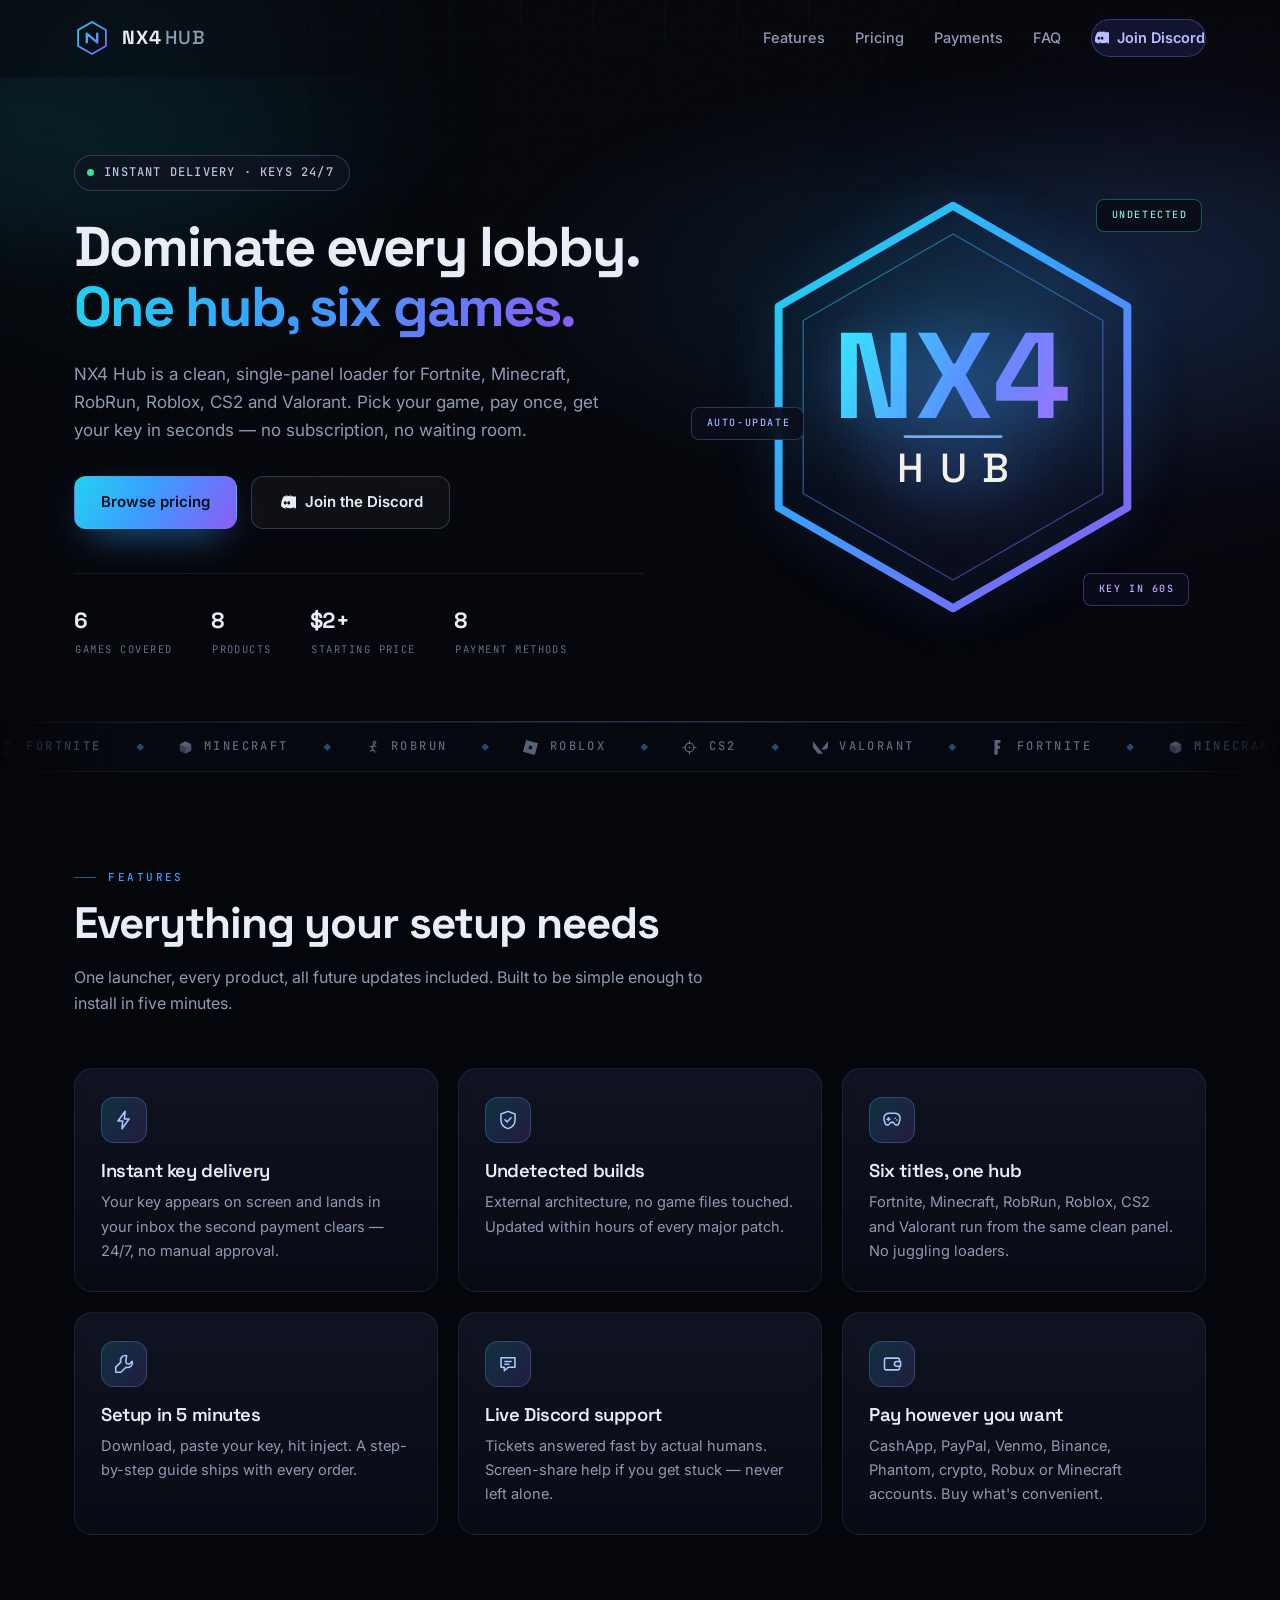
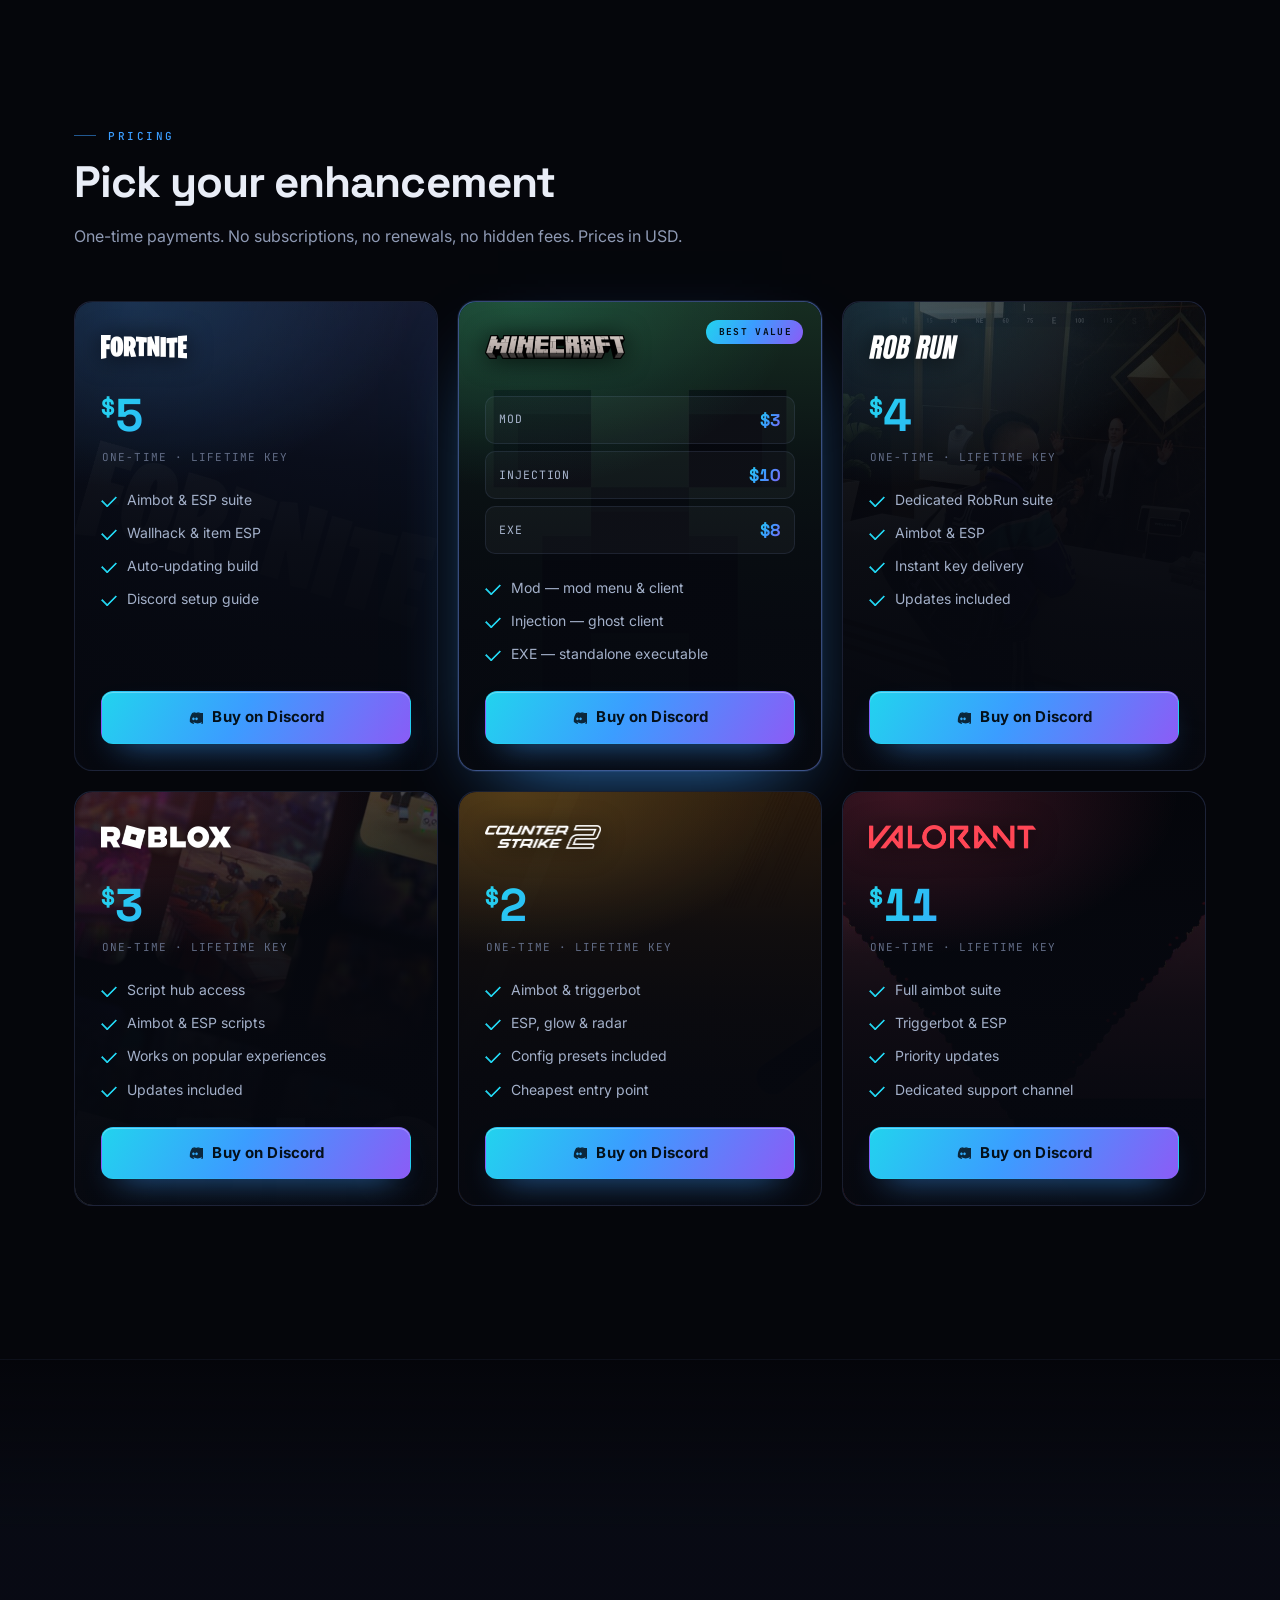
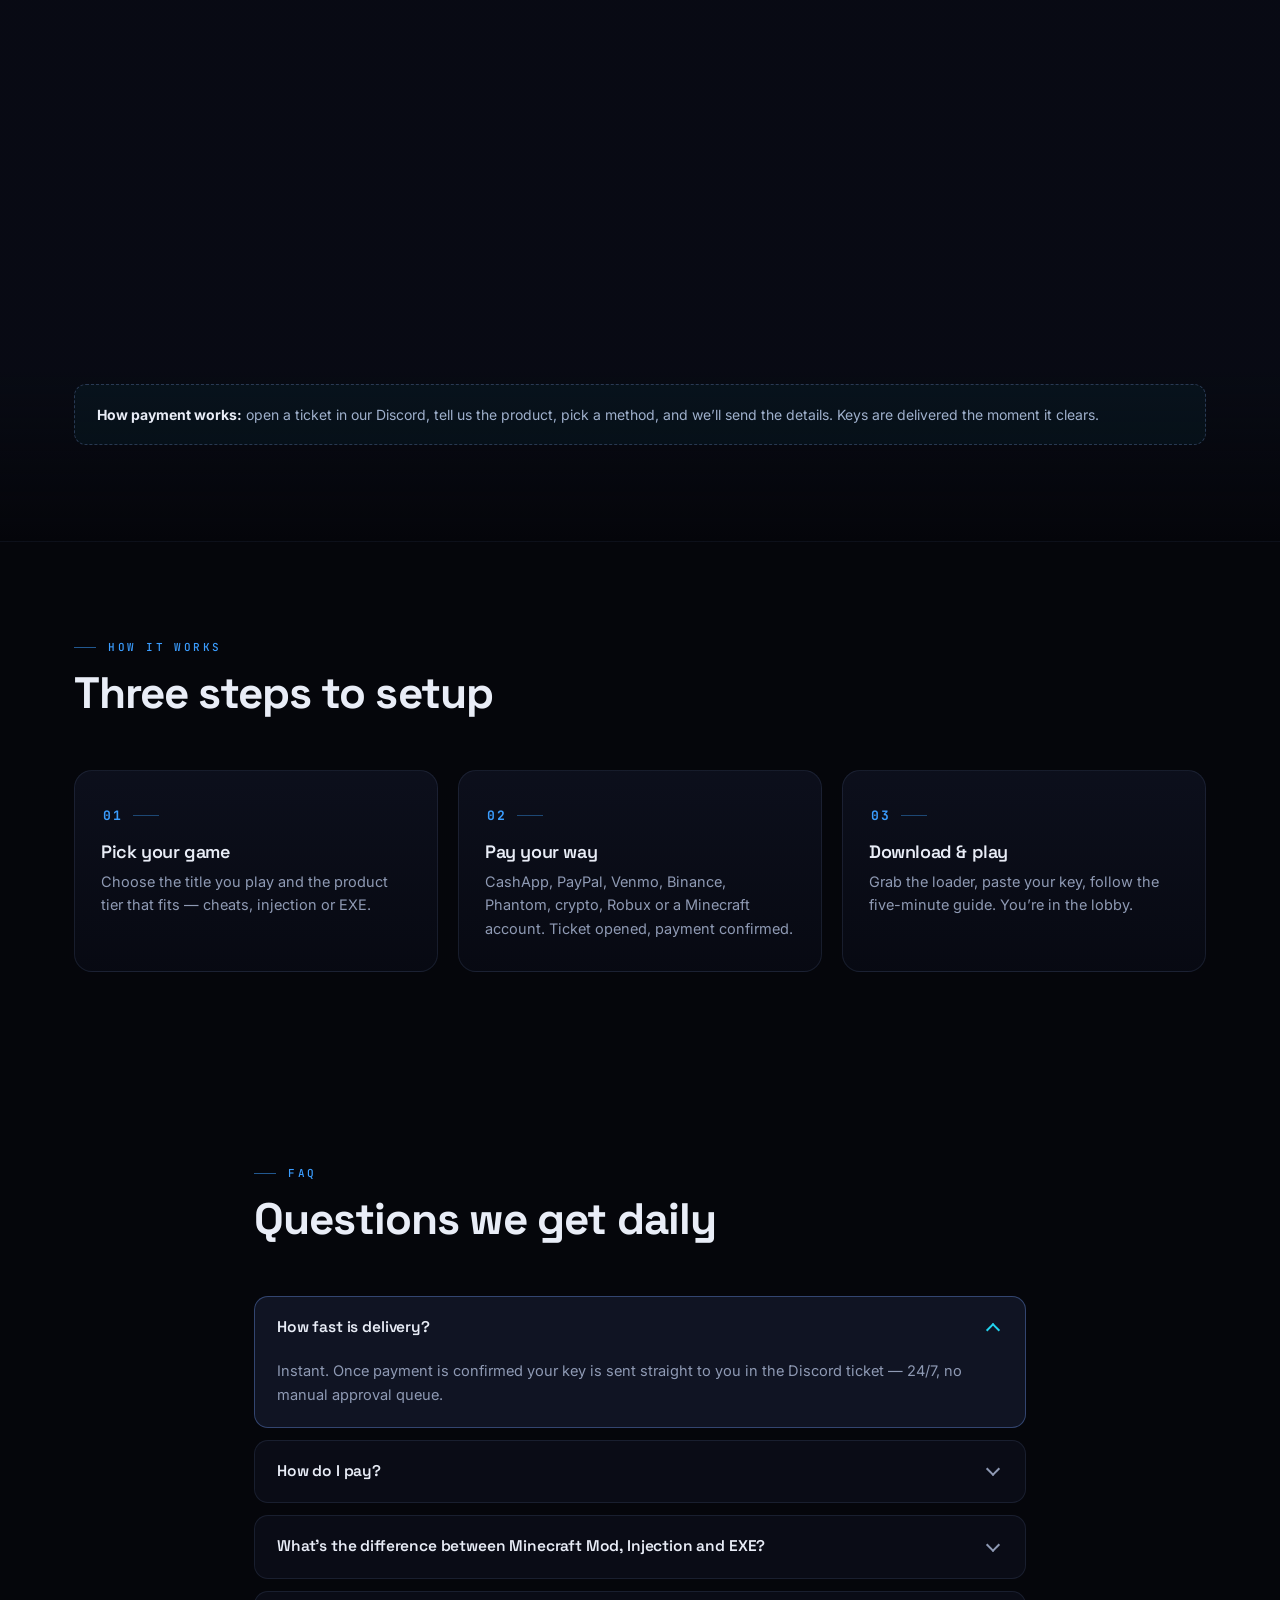
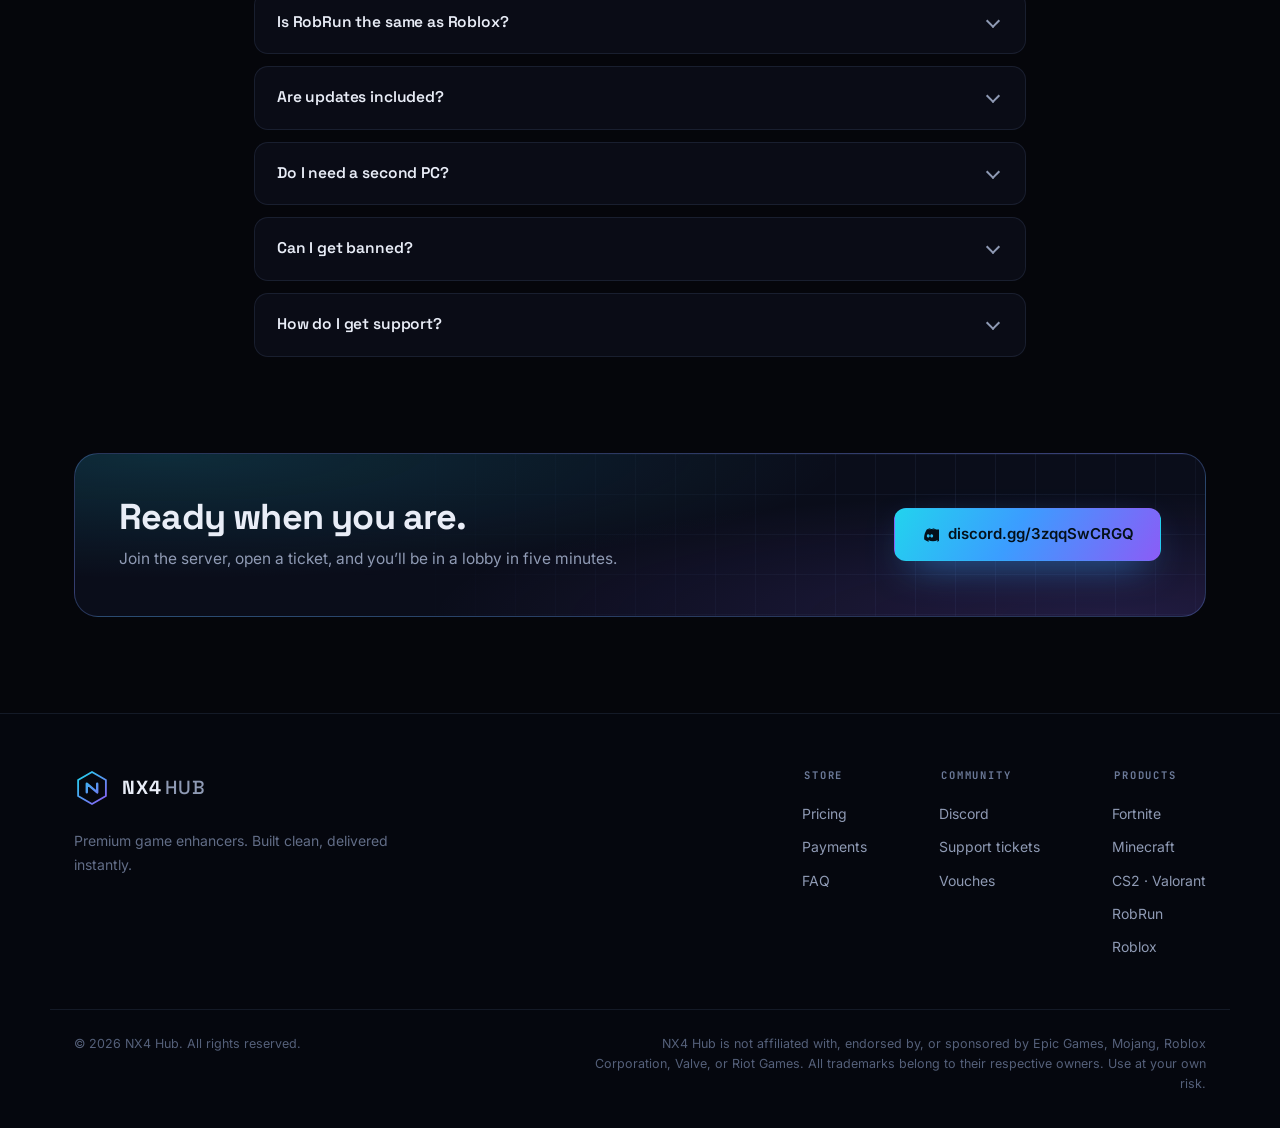
<file: index.html>
<!DOCTYPE html>
<html lang="en">
<head>
<meta charset="UTF-8" />
<meta name="viewport" content="width=device-width, initial-scale=1.0" />
<title>NX4 Hub — Premium Game Enhancers</title>
<meta name="description" content="NX4 Hub — instant delivery game enhancers for Fortnite, Minecraft, RobRun, Roblox, CS2 and Valorant. Pay once, key in seconds, 24/7 support on Discord." />
<meta name="theme-color" content="#05060b" />
<meta name="color-scheme" content="dark" />

<meta property="og:type" content="website" />
<meta property="og:title" content="NX4 Hub — Premium Game Enhancers" />
<meta property="og:description" content="One hub, six games. Fortnite, Minecraft, RobRun, Roblox, CS2, Valorant. Instant key delivery, 8 payment methods." />
<meta property="og:image" content="assets/img/logo.svg" />
<meta name="twitter:card" content="summary_large_image" />

<link rel="icon" type="image/svg+xml" href="assets/img/favicon.svg" />
<link rel="preconnect" href="https://fonts.googleapis.com" />
<link rel="preconnect" href="https://fonts.gstatic.com" crossorigin />
<link href="https://fonts.googleapis.com/css2?family=Inter:wght@400;500;600;700&family=JetBrains+Mono:wght@500;700&family=Space+Grotesk:wght@500;600;700&display=swap" rel="stylesheet" />
<link rel="stylesheet" href="assets/css/style.css" />
</head>
<body>

<!-- icon sprite: brand marks inlined so they inherit currentColor -->
<svg class="sprite" aria-hidden="true" focusable="false" xmlns="http://www.w3.org/2000/svg">
  <symbol id="g-fortnite" viewBox="0 0 24 24">
    <path d="m15.767 14.171.097-5.05H12.4V5.197h3.99L16.872 0H7.128v24l5.271-.985V14.17z" fill="currentColor"/>
  </symbol>
  <symbol id="g-roblox" viewBox="0 0 24 24">
    <path d="M18.926 23.998 0 18.892 5.075.002 24 5.108ZM15.348 10.09l-5.282-1.453-1.414 5.273 5.282 1.453z" fill="currentColor"/>
  </symbol>
  <symbol id="g-valorant" viewBox="0 0 24 24">
    <path d="M23.792 2.152a.252.252 0 0 0-.098.083c-3.384 4.23-6.769 8.46-10.15 12.69-.107.093-.025.288.119.265 2.439.003 4.877 0 7.316.001a.66.66 0 0 0 .552-.25c.774-.967 1.55-1.934 2.324-2.903a.72.72 0 0 0 .144-.49c-.002-3.077 0-6.153-.003-9.23.016-.11-.1-.206-.204-.167zM.077 2.166c-.077.038-.074.132-.076.205.002 3.074.001 6.15.001 9.225a.679.679 0 0 0 .158.463l7.64 9.55c.12.152.308.25.505.247 2.455 0 4.91.003 7.365 0 .142.02.222-.174.116-.265C10.661 15.176 5.526 8.766.4 2.35c-.08-.094-.174-.272-.322-.184z" fill="currentColor"/>
  </symbol>
  <symbol id="g-minecraft" viewBox="0 0 24 24">
    <path d="M12 1.9 21.3 6.7 12 11.5 2.7 6.7Z" fill="currentColor"/>
    <path d="M2.7 6.7 12 11.5v10.6L2.7 17.3Z" fill="currentColor" opacity=".6"/>
    <path d="M21.3 6.7 12 11.5v10.6l9.3-4.8Z" fill="currentColor" opacity=".82"/>
  </symbol>
  <symbol id="g-cs2" viewBox="0 0 24 24">
    <g fill="none" stroke="currentColor" stroke-width="1.9" stroke-linecap="round" stroke-linejoin="round">
      <circle cx="12" cy="12" r="7.1"/>
      <path d="M12 1.5v3.2M12 19.3v3.2M1.5 12h3.2M19.3 12h3.2"/>
      <circle cx="12" cy="12" r="1.6" fill="currentColor" stroke="none"/>
    </g>
  </symbol>
  <symbol id="g-robrun" viewBox="0 0 24 24">
    <g fill="none" stroke="currentColor" stroke-width="1.9" stroke-linecap="round" stroke-linejoin="round">
      <circle cx="15.1" cy="4.3" r="2.1"/>
      <path d="M14.2 7.6 11 12l1.9 3.6"/>
      <path d="M13.2 8.7l4.3 1.8M12.2 10.9 8.2 10"/>
      <path d="M12.9 15.6l3 3.8M12.9 15.6l-4.3 2.3"/>
    </g>
  </symbol>
  <symbol id="p-cashapp" viewBox="0 0 24 24">
    <path d="M23.59 3.475a5.1 5.1 0 00-3.05-3.05c-1.31-.42-2.5-.42-4.92-.42H8.36c-2.4 0-3.61 0-4.9.4a5.1 5.1 0 00-3.05 3.06C0 4.765 0 5.965 0 8.365v7.27c0 2.41 0 3.6.4 4.9a5.1 5.1 0 003.05 3.05c1.3.41 2.5.41 4.9.41h7.28c2.41 0 3.61 0 4.9-.4a5.1 5.1 0 003.06-3.06c.41-1.3.41-2.5.41-4.9v-7.25c0-2.41 0-3.61-.41-4.91zm-6.17 4.63l-.93.93a.5.5 0 01-.67.01 5 5 0 00-3.22-1.18c-.97 0-1.94.32-1.94 1.21 0 .9 1.04 1.2 2.24 1.65 2.1.7 3.84 1.58 3.84 3.64 0 2.24-1.74 3.78-4.58 3.95l-.26 1.2a.49.49 0 01-.48.39H9.63l-.09-.01a.5.5 0 01-.38-.59l.28-1.27a6.54 6.54 0 01-2.88-1.57v-.01a.48.48 0 010-.68l1-.97a.49.49 0 01.67 0c.91.86 2.13 1.34 3.39 1.32 1.3 0 2.17-.55 2.17-1.42 0-.87-.88-1.1-2.54-1.72-1.76-.63-3.43-1.52-3.43-3.6 0-2.42 2.01-3.6 4.39-3.71l.25-1.23a.48.48 0 01.48-.38h1.78l.1.01c.26.06.43.31.37.57l-.27 1.37c.9.3 1.75.77 2.48 1.39l.02.02c.19.2.19.5 0 .68z" fill="currentColor"/>
  </symbol>
  <symbol id="p-paypal" viewBox="0 0 24 24">
    <path d="M15.607 4.653H8.941L6.645 19.251H1.82L4.862 0h7.995c3.754 0 6.375 2.294 6.473 5.513-.648-.478-2.105-.86-3.722-.86m6.57 5.546c0 3.41-3.01 6.853-6.958 6.853h-2.493L11.595 24H6.74l1.845-11.538h3.592c4.208 0 7.346-3.634 7.153-6.949a5.24 5.24 0 0 1 2.848 4.686M9.653 5.546h6.408c.907 0 1.942.222 2.363.541-.195 2.741-2.655 5.483-6.441 5.483H8.714Z" fill="currentColor"/>
  </symbol>
  <symbol id="p-venmo" viewBox="0 0 24 24">
    <path d="M4.6 5.2h4.2l3.2 9.3 3.2-9.3h4.2L13.4 20h-2.8z" fill="currentColor"/>
  </symbol>
  <symbol id="p-binance" viewBox="0 0 24 24">
    <path d="M16.624 13.9202l2.7175 2.7154-7.353 7.353-7.353-7.352 2.7175-2.7164 4.6355 4.6595 4.6356-4.6595zm4.6366-4.6366L24 12l-2.7154 2.7164L18.5682 12l2.6924-2.7164zm-9.272.001l2.7163 2.6914-2.7164 2.7174v-.001L9.2721 12l2.7164-2.7154zm-9.2722-.001L5.4088 12l-2.6914 2.6924L0 12l2.7164-2.7164zM11.9885.0115l7.353 7.329-2.7174 2.7154-4.6356-4.6356-4.6355 4.6595-2.7174-2.7154 7.353-7.353z" fill="currentColor"/>
  </symbol>
  <symbol id="p-phantom" viewBox="0 0 24 24">
    <g fill="none" stroke="currentColor" stroke-width="1.8" stroke-linecap="round" stroke-linejoin="round">
      <path d="M4.2 20.6V10.3a7.8 7.8 0 0 1 15.6 0v10.3l-3.1-1.7-2.6 1.7-2.6-1.7-2.6 1.7-2.6-1.7Z"/>
      <circle cx="9.2" cy="10.6" r="1.3" fill="currentColor" stroke="none"/>
      <circle cx="14.8" cy="10.6" r="1.3" fill="currentColor" stroke="none"/>
    </g>
  </symbol>
  <symbol id="p-crypto" viewBox="0 0 24 24">
    <g fill="none" stroke="currentColor" stroke-width="1.7" stroke-linecap="round" stroke-linejoin="round">
      <ellipse cx="12" cy="6.6" rx="7.8" ry="3.1"/>
      <path d="M4.2 6.6v5.2c0 1.7 3.5 3.1 7.8 3.1s7.8-1.4 7.8-3.1V6.6"/>
      <path d="M4.2 11.8v5.2c0 1.7 3.5 3.1 7.8 3.1s7.8-1.4 7.8-3.1v-5.2"/>
    </g>
  </symbol>
  <symbol id="p-robux" viewBox="0 0 24 24">
    <circle cx="12" cy="12" r="9.1" fill="none" stroke="currentColor" stroke-width="1.7" opacity=".5"/>
    <g transform="translate(6.95 6.95) scale(.42)">
      <path d="M18.926 23.998 0 18.892 5.075.002 24 5.108ZM15.348 10.09l-5.282-1.453-1.414 5.273 5.282 1.453z" fill="currentColor"/>
    </g>
  </symbol>
  <symbol id="i-bolt" viewBox="0 0 24 24">
    <g fill="none" stroke="currentColor" stroke-width="1.7" stroke-linecap="round" stroke-linejoin="round">
      <path d="M13.2 2.4 5.4 13.1h5.2l-.8 8.5 7.8-10.7h-5.2z"/>
    </g>
  </symbol>
  <symbol id="i-shield" viewBox="0 0 24 24">
    <g fill="none" stroke="currentColor" stroke-width="1.7" stroke-linecap="round" stroke-linejoin="round">
      <path d="M12 2.6 19.7 5.5v6.1c0 4.9-3.2 8.3-7.7 9.8-4.5-1.5-7.7-4.9-7.7-9.8V5.5z"/>
      <path d="M8.8 11.9l2.3 2.3 4.2-4.6"/>
    </g>
  </symbol>
  <symbol id="i-gamepad" viewBox="0 0 24 24">
    <g fill="none" stroke="currentColor" stroke-width="1.7" stroke-linecap="round" stroke-linejoin="round">
      <path d="M8.5 4.7h7a5.4 5.4 0 0 1 5.2 6.9l-1.1 4a2.6 2.6 0 0 1-4.6.9l-1.5-1.9h-3l-1.5 1.9a2.6 2.6 0 0 1-4.6-.9l-1.1-4a5.4 5.4 0 0 1 5.2-6.9Z"/>
      <path d="M8.1 9.5v3.1M6.6 11.1h3.1"/>
      <path d="M15.4 10.1h.01M17.3 12h.01"/>
    </g>
  </symbol>
  <symbol id="i-wrench" viewBox="0 0 24 24">
    <g fill="none" stroke="currentColor" stroke-width="1.7" stroke-linecap="round" stroke-linejoin="round">
      <path d="M14.9 3.1a5.2 5.2 0 0 0-6.4 6.8L3 15.4V21h5.6l5.5-5.5a5.2 5.2 0 0 0 6.8-6.4l-3.2 3.2-3-.8-.8-3z"/>
    </g>
  </symbol>
  <symbol id="i-chat" viewBox="0 0 24 24">
    <g fill="none" stroke="currentColor" stroke-width="1.7" stroke-linecap="round" stroke-linejoin="round">
      <path d="M4.4 5.2h15.2v10.4h-7.4L8 19.4v-3.8H4.4z"/>
      <path d="M8.6 9.3h6.8M8.6 12.3h4.4"/>
    </g>
  </symbol>
  <symbol id="i-wallet" viewBox="0 0 24 24">
    <g fill="none" stroke="currentColor" stroke-width="1.7" stroke-linecap="round" stroke-linejoin="round">
      <path d="M20.2 9.2V7.4a1.8 1.8 0 0 0-1.8-1.8H5.6a1.8 1.8 0 0 0-1.8 1.8v9.2a1.8 1.8 0 0 0 1.8 1.8h12.8a1.8 1.8 0 0 0 1.8-1.8v-1.8"/>
      <path d="M21.4 9.2h-4.2a2.6 2.6 0 0 0 0 5.2h4.2z"/>
    </g>
  </symbol>
  <symbol id="i-discord" viewBox="0 0 24 24">
    <path fill="currentColor" d="M20.3 4.5A19 19 0 0 0 15.6 3l-.3.7a14 14 0 0 1 4.2 1.5A13.7 13.7 0 0 0 8.5 5.2a14 14 0 0 1 4.2-1.5L12.4 3a19 19 0 0 0-4.7 1.5C4.6 9.1 3.9 13.6 4.3 18a19 19 0 0 0 5.7 2.9l.7-1.2c-.5-.2-1-.5-1.5-.9l.4-.3a13.5 13.5 0 0 0 12.8 0l.4.3c-.5.4-1 .7-1.5.9l.7 1.2a19 19 0 0 0 5.7-2.9c.5-5-.6-9.5-3.4-13.5ZM9.7 15.3c-1 0-1.9-.9-1.9-2.1s.8-2.1 1.9-2.1 1.9 1 1.9 2.1-.8 2.1-1.9 2.1Zm4.6 0c-1 0-1.9-.9-1.9-2.1s.8-2.1 1.9-2.1 1.9 1 1.9 2.1-.8 2.1-1.9 2.1Z"/>
  </symbol>
</svg>

<!-- ambient background -->
<div class="bg-fx" aria-hidden="true">
  <div class="grid-plane"></div>
  <div class="orb orb-a"></div>
  <div class="orb orb-b"></div>
  <div class="noise"></div>
</div>

<!-- header -->
<header class="site-header" id="header">
  <div class="shell header-inner">
    <a class="brand" href="#top" aria-label="NX4 Hub home">
      <svg class="brand-mark" viewBox="0 0 512 512" aria-hidden="true">
        <defs>
          <linearGradient id="brandG" x1="70" y1="60" x2="450" y2="460" gradientUnits="userSpaceOnUse">
            <stop offset="0" stop-color="#22d3ee"/>
            <stop offset="1" stop-color="#8b5cf6"/>
          </linearGradient>
        </defs>
        <polygon points="256,28 453.5,142 453.5,370 256,484 58.5,370 58.5,142" fill="none" stroke="url(#brandG)" stroke-width="26" stroke-linejoin="round"/>
        <path d="M182 318V194l148 124V194" fill="none" stroke="url(#brandG)" stroke-width="34" stroke-linecap="round" stroke-linejoin="round"/>
      </svg>
      <span class="brand-text">NX4<span>HUB</span></span>
    </a>

    <nav class="nav" id="nav" aria-label="Main">
      <a href="#features">Features</a>
      <a href="#pricing">Pricing</a>
      <a href="#payments">Payments</a>
      <a href="#faq">FAQ</a>
      <a class="nav-discord" href="https://discord.gg/3zqqSwCRGQ" target="_blank" rel="noopener">
        <svg aria-hidden="true"><use href="#i-discord"/></svg>
        Join Discord
      </a>
    </nav>

    <button class="burger" id="burger" aria-label="Open menu" aria-expanded="false" aria-controls="nav">
      <span></span><span></span><span></span>
    </button>
  </div>
</header>

<main id="top">

  <!-- hero -->
  <section class="hero">
    <div class="shell hero-inner">
      <div class="hero-copy reveal">
        <p class="pill"><span class="dot"></span> Instant delivery &middot; keys 24/7</p>
        <h1>Dominate every lobby.<br><span class="grad">One hub, six games.</span></h1>
        <p class="lede">
          NX4 Hub is a clean, single-panel loader for Fortnite, Minecraft, RobRun, Roblox, CS2 and Valorant.
          Pick your game, pay once, get your key in seconds — no subscription, no waiting room.
        </p>
        <div class="hero-actions">
          <a class="btn btn-primary" href="#pricing">Browse pricing</a>
          <a class="btn btn-ghost" href="https://discord.gg/3zqqSwCRGQ" target="_blank" rel="noopener">
            <svg aria-hidden="true"><use href="#i-discord"/></svg>
            Join the Discord
          </a>
        </div>

        <ul class="hero-stats">
          <li><strong>6</strong><span>games covered</span></li>
          <li><strong>8</strong><span>products</span></li>
          <li><strong>$2+</strong><span>starting price</span></li>
          <li><strong>8</strong><span>payment methods</span></li>
        </ul>
      </div>

      <div class="hero-visual reveal" data-delay="120">
        <div class="logo-stage">
          <div class="logo-glow"></div>
          <svg class="logo-big" viewBox="0 0 512 512" aria-label="NX4 Hub" role="img">
            <defs>
              <linearGradient id="bigG" x1="70" y1="60" x2="450" y2="460" gradientUnits="userSpaceOnUse">
                <stop offset="0" stop-color="#22d3ee"/>
                <stop offset="0.45" stop-color="#3b9dff"/>
                <stop offset="1" stop-color="#8b5cf6"/>
              </linearGradient>
              <linearGradient id="bigT" x1="130" y1="180" x2="390" y2="290" gradientUnits="userSpaceOnUse">
                <stop offset="0" stop-color="#38e1ff"/>
                <stop offset="0.55" stop-color="#5b8dff"/>
                <stop offset="1" stop-color="#a071ff"/>
              </linearGradient>
            </defs>

            <!-- outer shell -->
            <polygon points="256,28 453.5,142 453.5,370 256,484 58.5,370 58.5,142"
                     fill="none" stroke="url(#bigG)" stroke-width="9" stroke-linejoin="round"/>
            <!-- inner shell -->
            <polygon points="256,60 425.7,158 425.7,354 256,452 86.3,354 86.3,158"
                     fill="none" stroke="url(#bigG)" stroke-width="1.5" stroke-linejoin="round" opacity="0.5"/>

            <!-- wordmark: textLength locks exact width, so centring is pixel-exact -->
            <text x="256" y="268" text-anchor="middle" fill="url(#bigT)"
                  font-family="Space Grotesk, Inter, sans-serif" font-size="138" font-weight="700"
                  textLength="268" lengthAdjust="spacingAndGlyphs" dx="-2">NX4</text>

            <rect x="200" y="288" width="112" height="3" rx="1.5" fill="#7fb8ff" opacity="0.9"/>

            <text x="256" y="341" text-anchor="middle" fill="#f4f1e8"
                  font-family="Space Grotesk, Inter, sans-serif" font-size="46" font-weight="500"
                  textLength="126" lengthAdjust="spacing">HUB</text>
          </svg>
          <span class="chip chip-a">Undetected</span>
          <span class="chip chip-b">Auto-update</span>
          <span class="chip chip-c">Key in 60s</span>
        </div>
      </div>
    </div>
  </section>

  <!-- game ticker -->
  <div class="ticker" aria-hidden="true">
    <div class="ticker-track">
      <span class="ticker-item"><svg><use href="#g-fortnite"/></svg>Fortnite</span><i>&#9670;</i>
      <span class="ticker-item"><svg><use href="#g-minecraft"/></svg>Minecraft</span><i>&#9670;</i>
      <span class="ticker-item"><svg><use href="#g-robrun"/></svg>RobRun</span><i>&#9670;</i>
      <span class="ticker-item"><svg><use href="#g-roblox"/></svg>Roblox</span><i>&#9670;</i>
      <span class="ticker-item"><svg><use href="#g-cs2"/></svg>CS2</span><i>&#9670;</i>
      <span class="ticker-item"><svg><use href="#g-valorant"/></svg>Valorant</span><i>&#9670;</i>
      <span class="ticker-item"><svg><use href="#g-fortnite"/></svg>Fortnite</span><i>&#9670;</i>
      <span class="ticker-item"><svg><use href="#g-minecraft"/></svg>Minecraft</span><i>&#9670;</i>
      <span class="ticker-item"><svg><use href="#g-robrun"/></svg>RobRun</span><i>&#9670;</i>
      <span class="ticker-item"><svg><use href="#g-roblox"/></svg>Roblox</span><i>&#9670;</i>
      <span class="ticker-item"><svg><use href="#g-cs2"/></svg>CS2</span><i>&#9670;</i>
      <span class="ticker-item"><svg><use href="#g-valorant"/></svg>Valorant</span><i>&#9670;</i>
    </div>
  </div>

  <!-- features -->
  <section class="section" id="features">
    <div class="shell">
      <header class="section-head reveal">
        <p class="eyebrow">Features</p>
        <h2>Everything your setup needs</h2>
        <p class="sub">One launcher, every product, all future updates included. Built to be simple enough to install in five minutes.</p>
      </header>

      <div class="feature-grid">
        <article class="card reveal">
          <div class="ico"><svg aria-hidden="true"><use href="#i-bolt"/></svg></div>
          <h3>Instant key delivery</h3>
          <p>Your key appears on screen and lands in your inbox the second payment clears — 24/7, no manual approval.</p>
        </article>
        <article class="card reveal" data-delay="60">
          <div class="ico"><svg aria-hidden="true"><use href="#i-shield"/></svg></div>
          <h3>Undetected builds</h3>
          <p>External architecture, no game files touched. Updated within hours of every major patch.</p>
        </article>
        <article class="card reveal" data-delay="120">
          <div class="ico"><svg aria-hidden="true"><use href="#i-gamepad"/></svg></div>
          <h3>Six titles, one hub</h3>
          <p>Fortnite, Minecraft, RobRun, Roblox, CS2 and Valorant run from the same clean panel. No juggling loaders.</p>
        </article>
        <article class="card reveal" data-delay="180">
          <div class="ico"><svg aria-hidden="true"><use href="#i-wrench"/></svg></div>
          <h3>Setup in 5 minutes</h3>
          <p>Download, paste your key, hit inject. A step-by-step guide ships with every order.</p>
        </article>
        <article class="card reveal" data-delay="240">
          <div class="ico"><svg aria-hidden="true"><use href="#i-chat"/></svg></div>
          <h3>Live Discord support</h3>
          <p>Tickets answered fast by actual humans. Screen-share help if you get stuck — never left alone.</p>
        </article>
        <article class="card reveal" data-delay="300">
          <div class="ico"><svg aria-hidden="true"><use href="#i-wallet"/></svg></div>
          <h3>Pay however you want</h3>
          <p>CashApp, PayPal, Venmo, Binance, Phantom, crypto, Robux or Minecraft accounts. Buy what's convenient.</p>
        </article>
      </div>
    </div>
  </section>

  <!-- pricing -->
  <section class="section" id="pricing">
    <div class="shell">
      <header class="section-head reveal">
        <p class="eyebrow">Pricing</p>
        <h2>Pick your enhancement</h2>
        <p class="sub">One-time payments. No subscriptions, no renewals, no hidden fees. Prices in USD.</p>
      </header>

      <div class="price-grid">

        <article class="price-card reveal game-fortnite">
          <div class="card-cover"><img src="assets/img/covers/fortnite.jpg" alt="" width="700" height="860" loading="lazy" decoding="async"></div>
          <h3 class="game-logo"><img src="assets/img/games/fortnite.png" alt="Fortnite" width="344" height="96" loading="lazy" decoding="async"></h3>
          <p class="price-tag"><span class="cur">$</span>5</p>
          <p class="price-note">one-time &middot; lifetime key</p>
          <ul class="ticks">
            <li>Aimbot &amp; ESP suite</li>
            <li>Wallhack &amp; item ESP</li>
            <li>Auto-updating build</li>
            <li>Discord setup guide</li>
          </ul>
          <a class="btn btn-buy" href="https://discord.gg/3zqqSwCRGQ" target="_blank" rel="noopener">
            <svg aria-hidden="true"><use href="#i-discord"/></svg>Buy on Discord
          </a>
        </article>

        <article class="price-card featured reveal game-minecraft" data-delay="60">
          <div class="card-cover"><img src="assets/img/covers/minecraft.jpg" alt="" width="700" height="860" loading="lazy" decoding="async"></div>
          <span class="flag">Best value</span>
          <h3 class="game-logo"><img src="assets/img/games/minecraft.png" alt="Minecraft" width="559" height="96" loading="lazy" decoding="async"></h3>
          <div class="tiers">
            <div class="tier"><span>Mod</span><b>$3</b></div>
            <div class="tier"><span>Injection</span><b>$10</b></div>
            <div class="tier"><span>EXE</span><b>$8</b></div>
          </div>
          <ul class="ticks">
            <li>Mod &mdash; mod menu &amp; client</li>
            <li>Injection &mdash; ghost client</li>
            <li>EXE &mdash; standalone executable</li>
          </ul>
          <a class="btn btn-buy" href="https://discord.gg/3zqqSwCRGQ" target="_blank" rel="noopener">
            <svg aria-hidden="true"><use href="#i-discord"/></svg>Buy on Discord
          </a>
        </article>

        <article class="price-card reveal game-robrun" data-delay="120">
          <div class="card-cover"><img src="assets/img/covers/robrun.jpg" alt="" width="700" height="860" loading="lazy" decoding="async"></div>
          <h3 class="game-logo"><img src="assets/img/games/robrun.png" alt="RobRun" width="356" height="96" loading="lazy" decoding="async"></h3>
          <p class="price-tag"><span class="cur">$</span>4</p>
          <p class="price-note">one-time &middot; lifetime key</p>
          <ul class="ticks">
            <li>Dedicated RobRun suite</li>
            <li>Aimbot &amp; ESP</li>
            <li>Instant key delivery</li>
            <li>Updates included</li>
          </ul>
          <a class="btn btn-buy" href="https://discord.gg/3zqqSwCRGQ" target="_blank" rel="noopener">
            <svg aria-hidden="true"><use href="#i-discord"/></svg>Buy on Discord
          </a>
        </article>

        <article class="price-card reveal game-roblox" data-delay="180">
          <div class="card-cover"><img src="assets/img/covers/roblox.jpg" alt="" width="700" height="860" loading="lazy" decoding="async"></div>
          <h3 class="game-logo"><img src="assets/img/games/roblox.png" alt="Roblox" width="519" height="96" loading="lazy" decoding="async"></h3>
          <p class="price-tag"><span class="cur">$</span>3</p>
          <p class="price-note">one-time &middot; lifetime key</p>
          <ul class="ticks">
            <li>Script hub access</li>
            <li>Aimbot &amp; ESP scripts</li>
            <li>Works on popular experiences</li>
            <li>Updates included</li>
          </ul>
          <a class="btn btn-buy" href="https://discord.gg/3zqqSwCRGQ" target="_blank" rel="noopener">
            <svg aria-hidden="true"><use href="#i-discord"/></svg>Buy on Discord
          </a>
        </article>

        <article class="price-card reveal game-cs2" data-delay="240">
          <div class="card-cover"><img src="assets/img/covers/cs2.jpg" alt="" width="700" height="860" loading="lazy" decoding="async"></div>
          <h3 class="game-logo"><img src="assets/img/games/cs2.png" alt="CS2" width="465" height="96" loading="lazy" decoding="async"></h3>
          <p class="price-tag"><span class="cur">$</span>2</p>
          <p class="price-note">one-time &middot; lifetime key</p>
          <ul class="ticks">
            <li>Aimbot &amp; triggerbot</li>
            <li>ESP, glow &amp; radar</li>
            <li>Config presets included</li>
            <li>Cheapest entry point</li>
          </ul>
          <a class="btn btn-buy" href="https://discord.gg/3zqqSwCRGQ" target="_blank" rel="noopener">
            <svg aria-hidden="true"><use href="#i-discord"/></svg>Buy on Discord
          </a>
        </article>

        <article class="price-card reveal game-valorant" data-delay="300">
          <div class="card-cover"><img src="assets/img/covers/valorant.jpg" alt="" width="700" height="860" loading="lazy" decoding="async"></div>
          <h3 class="game-logo"><img src="assets/img/games/valorant.png" alt="Valorant" width="666" height="96" loading="lazy" decoding="async"></h3>
          <p class="price-tag"><span class="cur">$</span>11</p>
          <p class="price-note">one-time &middot; lifetime key</p>
          <ul class="ticks">
            <li>Full aimbot suite</li>
            <li>Triggerbot &amp; ESP</li>
            <li>Priority updates</li>
            <li>Dedicated support channel</li>
          </ul>
          <a class="btn btn-buy" href="https://discord.gg/3zqqSwCRGQ" target="_blank" rel="noopener">
            <svg aria-hidden="true"><use href="#i-discord"/></svg>Buy on Discord
          </a>
        </article>

      </div>

      <p class="pricing-foot reveal">
        Bundle two or more games and message us on Discord &mdash; we usually knock something off the total.
      </p>
    </div>
  </section>

  <!-- payments -->
  <section class="section pay-section" id="payments">
    <div class="shell">
      <header class="section-head reveal">
        <p class="eyebrow">Payments</p>
        <h2>We accept</h2>
        <p class="sub">Eight ways to pay. Choose whichever is easiest and open a ticket — delivery is instant once confirmed.</p>
      </header>

      <div class="pay-grid">
        <div class="pay-tile cash reveal">
          <span class="pay-ico"><svg aria-hidden="true"><use href="#p-cashapp"/></svg></span>
          <span class="pay-name">CashApp</span>
          <span class="pay-sub">$cash tag</span>
        </div>
        <div class="pay-tile pp reveal" data-delay="50">
          <span class="pay-ico"><svg aria-hidden="true"><use href="#p-paypal"/></svg></span>
          <span class="pay-name">PayPal</span>
          <span class="pay-sub">goods &amp; services</span>
        </div>
        <div class="pay-tile venmo reveal" data-delay="100">
          <span class="pay-ico"><svg aria-hidden="true"><use href="#p-venmo"/></svg></span>
          <span class="pay-name">Venmo</span>
          <span class="pay-sub">@handle</span>
        </div>
        <div class="pay-tile binance reveal" data-delay="150">
          <span class="pay-ico"><svg aria-hidden="true"><use href="#p-binance"/></svg></span>
          <span class="pay-name">Binance</span>
          <span class="pay-sub">pay &middot; bnb &middot; usdt</span>
        </div>
        <div class="pay-tile phantom reveal" data-delay="200">
          <span class="pay-ico"><svg aria-hidden="true"><use href="#p-phantom"/></svg></span>
          <span class="pay-name">Phantom</span>
          <span class="pay-sub">sol wallet</span>
        </div>
        <div class="pay-tile crypto reveal" data-delay="250">
          <span class="pay-ico"><svg aria-hidden="true"><use href="#p-crypto"/></svg></span>
          <span class="pay-name">Crypto</span>
          <span class="pay-sub">btc &middot; eth &middot; sol &middot; usdt</span>
        </div>
        <div class="pay-tile robux reveal" data-delay="300">
          <span class="pay-ico"><svg aria-hidden="true"><use href="#p-robux"/></svg></span>
          <span class="pay-name">Robux</span>
          <span class="pay-sub">gamepass or gift</span>
        </div>
        <div class="pay-tile mcpay reveal" data-delay="350">
          <span class="pay-ico"><svg aria-hidden="true"><use href="#g-minecraft"/></svg></span>
          <span class="pay-name">Minecraft Accounts</span>
          <span class="pay-sub">trade accepted</span>
        </div>
      </div>

      <div class="pay-note reveal">
        <strong>How payment works:</strong> open a ticket in our Discord, tell us the product, pick a method, and we&rsquo;ll send the details. Keys are delivered the moment it clears.
      </div>
    </div>
  </section>

  <!-- steps -->
  <section class="section" id="how">
    <div class="shell">
      <header class="section-head reveal">
        <p class="eyebrow">How it works</p>
        <h2>Three steps to setup</h2>
      </header>
      <div class="steps">
        <div class="step reveal">
          <span class="step-num">01</span>
          <h3>Pick your game</h3>
          <p>Choose the title you play and the product tier that fits — cheats, injection or EXE.</p>
        </div>
        <div class="step reveal" data-delay="80">
          <span class="step-num">02</span>
          <h3>Pay your way</h3>
          <p>CashApp, PayPal, Venmo, Binance, Phantom, crypto, Robux or a Minecraft account. Ticket opened, payment confirmed.</p>
        </div>
        <div class="step reveal" data-delay="160">
          <span class="step-num">03</span>
          <h3>Download &amp; play</h3>
          <p>Grab the loader, paste your key, follow the five-minute guide. You&rsquo;re in the lobby.</p>
        </div>
      </div>
    </div>
  </section>

  <!-- faq -->
  <section class="section" id="faq">
    <div class="shell narrow">
      <header class="section-head reveal">
        <p class="eyebrow">FAQ</p>
        <h2>Questions we get daily</h2>
      </header>

      <div class="faq">
        <details class="faq-item reveal" open>
          <summary>How fast is delivery?</summary>
          <p>Instant. Once payment is confirmed your key is sent straight to you in the Discord ticket — 24/7, no manual approval queue.</p>
        </details>
        <details class="faq-item reveal">
          <summary>How do I pay?</summary>
          <p>Open a ticket and tell us which product you want. We accept CashApp, PayPal, Venmo, Binance, Phantom wallet, crypto (BTC, ETH, SOL, USDT), Robux, and Minecraft accounts as trade.</p>
        </details>
        <details class="faq-item reveal">
          <summary>What&rsquo;s the difference between Minecraft Mod, Injection and EXE?</summary>
          <p><strong>Mod ($3)</strong> is the standard mod menu and client package. <strong>Injection ($10)</strong> is the ghost client that injects into your instance. <strong>EXE ($8)</strong> is the standalone executable build for people who don&rsquo;t want a client install.</p>
        </details>
        <details class="faq-item reveal">
          <summary>Is RobRun the same as Roblox?</summary>
          <p>No — they&rsquo;re two separate products. <strong>RobRun ($4)</strong> is its own dedicated suite for the RobRun game, and <strong>Roblox ($3)</strong> is the script hub and executor package for Roblox experiences. Buying one does not unlock the other.</p>
        </details>
        <details class="faq-item reveal">
          <summary>Are updates included?</summary>
          <p>Yes. Every key includes all future updates for the game it was bought for. No renewals, no subscription.</p>
        </details>
        <details class="faq-item reveal">
          <summary>Do I need a second PC?</summary>
          <p>No. Everything runs on the same Windows PC. A normal mouse and keyboard is enough.</p>
        </details>
        <details class="faq-item reveal">
          <summary>Can I get banned?</summary>
          <p>Any third-party tool carries risk — every game&rsquo;s terms forbid them, and publishers can ban accounts. We keep builds external and updated, but no one can promise zero detection. Use at your own risk.</p>
        </details>
        <details class="faq-item reveal">
          <summary>How do I get support?</summary>
          <p>Join the <a href="https://discord.gg/3zqqSwCRGQ" target="_blank" rel="noopener">NX4 Hub Discord</a> and open a ticket. Staff walk you through install, config and troubleshooting.</p>
        </details>
      </div>
    </div>
  </section>

  <!-- discord cta -->
  <section class="cta-band">
    <div class="shell cta-inner reveal">
      <div>
        <h2>Ready when you are.</h2>
        <p>Join the server, open a ticket, and you&rsquo;ll be in a lobby in five minutes.</p>
      </div>
      <a class="btn btn-primary btn-lg" href="https://discord.gg/3zqqSwCRGQ" target="_blank" rel="noopener">
        <svg aria-hidden="true"><use href="#i-discord"/></svg>
        discord.gg/3zqqSwCRGQ
      </a>
    </div>
  </section>

</main>

<footer class="site-footer">
  <div class="shell footer-inner">
    <div class="footer-brand">
      <a class="brand" href="#top">
        <svg class="brand-mark" viewBox="0 0 512 512" aria-hidden="true">
          <defs>
            <linearGradient id="footG" x1="70" y1="60" x2="450" y2="460" gradientUnits="userSpaceOnUse">
              <stop offset="0" stop-color="#22d3ee"/>
              <stop offset="1" stop-color="#8b5cf6"/>
            </linearGradient>
          </defs>
          <polygon points="256,28 453.5,142 453.5,370 256,484 58.5,370 58.5,142" fill="none" stroke="url(#footG)" stroke-width="26" stroke-linejoin="round"/>
          <path d="M182 318V194l148 124V194" fill="none" stroke="url(#footG)" stroke-width="34" stroke-linecap="round" stroke-linejoin="round"/>
        </svg>
        <span class="brand-text">NX4<span>HUB</span></span>
      </a>
      <p>Premium game enhancers. Built clean, delivered instantly.</p>
    </div>

    <div class="footer-cols">
      <div>
        <h4>Store</h4>
        <a href="#pricing">Pricing</a>
        <a href="#payments">Payments</a>
        <a href="#faq">FAQ</a>
      </div>
      <div>
        <h4>Community</h4>
        <a href="https://discord.gg/3zqqSwCRGQ" target="_blank" rel="noopener">Discord</a>
        <a href="https://discord.gg/3zqqSwCRGQ" target="_blank" rel="noopener">Support tickets</a>
        <a href="https://discord.gg/3zqqSwCRGQ" target="_blank" rel="noopener">Vouches</a>
      </div>
      <div>
        <h4>Products</h4>
        <a href="#pricing">Fortnite</a>
        <a href="#pricing">Minecraft</a>
        <a href="#pricing">CS2 &middot; Valorant</a>
        <a href="#pricing">RobRun</a>
        <a href="#pricing">Roblox</a>
      </div>
    </div>
  </div>

  <div class="shell footer-bottom">
    <p>&copy; <span id="year">2026</span> NX4 Hub. All rights reserved.</p>
    <p class="legal">
      NX4 Hub is not affiliated with, endorsed by, or sponsored by Epic Games, Mojang, Roblox Corporation, Valve, or Riot Games.
      All trademarks belong to their respective owners. Use at your own risk.
    </p>
  </div>
</footer>

<script src="assets/js/main.js" defer></script>
</body>
</html>
</file>
<file: assets/css/style.css>
/* ============================================================
   NX4 Hub — stylesheet
   Dark / neon-cyan-violet gaming aesthetic
   Type system: Space Grotesk (display) · Inter (body) · JetBrains Mono (labels)
   ============================================================ */

:root {
  --bg: #05060b;
  --bg-2: #080a13;
  --panel: rgba(15, 18, 32, .72);
  --panel-solid: #0b0e18;
  --line: rgba(120, 145, 200, .14);
  --line-strong: rgba(130, 160, 230, .28);

  --txt: #e9edf7;
  --muted: #8f9ab4;
  --dim: #626d87;

  --cyan: #22d3ee;
  --blue: #3b9dff;
  --violet: #8b5cf6;
  --grad: linear-gradient(120deg, #22d3ee 0%, #3b9dff 45%, #8b5cf6 100%);
  --grad-soft: linear-gradient(120deg, rgba(34, 211, 238, .16), rgba(139, 92, 246, .16));

  --font-body: Inter, "Segoe UI", system-ui, -apple-system, sans-serif;
  --font-display: "Space Grotesk", Inter, system-ui, sans-serif;
  --font-mono: "JetBrains Mono", ui-monospace, SFMono-Regular, Menlo, monospace;

  --radius: 18px;
  --radius-sm: 12px;
  --shell: 1180px;
  --header-h: 76px;

  --shadow-lg: 0 30px 80px -30px rgba(0, 0, 0, .9);
  --ease: cubic-bezier(.22, .68, .26, 1);
}

* { box-sizing: border-box; }

html {
  scroll-behavior: smooth;
  -webkit-text-size-adjust: 100%;
}

body {
  margin: 0;
  background: var(--bg);
  color: var(--txt);
  font-family: var(--font-body);
  font-size: 16px;
  line-height: 1.65;
  -webkit-font-smoothing: antialiased;
  -moz-osx-font-smoothing: grayscale;
  overflow-x: hidden;
}

body.nav-open { overflow: hidden; }

h1, h2, h3, h4 {
  font-family: var(--font-display);
  line-height: 1.08;
  margin: 0;
  letter-spacing: -.022em;
  font-weight: 700;
}

p { margin: 0; }
a { color: inherit; text-decoration: none; }
ul { margin: 0; padding: 0; list-style: none; }
img { max-width: 100%; display: block; }
svg { display: block; }
button { font: inherit; color: inherit; }

::selection { background: rgba(59, 157, 255, .35); color: #fff; }

:focus-visible {
  outline: 2px solid rgba(120, 175, 255, .9);
  outline-offset: 3px;
  border-radius: 4px;
}

/* hidden inline sprite */
.sprite {
  position: absolute;
  width: 0;
  height: 0;
  overflow: hidden;
}

.shell {
  width: 100%;
  max-width: var(--shell);
  margin-inline: auto;
  padding-inline: 24px;
}
.shell.narrow { max-width: 820px; }

.grad {
  background: var(--grad);
  -webkit-background-clip: text;
  background-clip: text;
  color: transparent;
}

/* monospaced micro-label */
.mono {
  font-family: var(--font-mono);
  font-weight: 500;
  letter-spacing: .16em;
  text-indent: .16em;
  text-transform: uppercase;
}

/* ---------- background fx ---------- */

.bg-fx {
  position: fixed;
  inset: 0;
  z-index: 0;
  pointer-events: none;
  overflow: hidden;
}

.grid-plane {
  position: absolute;
  inset: -20% -10% 0;
  background-image:
    linear-gradient(rgba(120, 160, 230, .05) 1px, transparent 1px),
    linear-gradient(90deg, rgba(120, 160, 230, .05) 1px, transparent 1px);
  background-size: 72px 72px;
  mask-image: radial-gradient(ellipse 75% 60% at 50% 0%, #000 0%, transparent 78%);
  -webkit-mask-image: radial-gradient(ellipse 75% 60% at 50% 0%, #000 0%, transparent 78%);
}

.orb {
  position: absolute;
  border-radius: 50%;
  filter: blur(130px);
  opacity: .26;
  animation: drift 26s ease-in-out infinite alternate;
  will-change: transform;
}
.orb-a {
  width: 520px; height: 520px;
  top: -180px; left: -140px;
  background: radial-gradient(circle, rgba(34, 211, 238, .5), transparent 70%);
}
.orb-b {
  width: 620px; height: 620px;
  top: 40px; right: -220px;
  background: radial-gradient(circle, rgba(139, 92, 246, .5), transparent 70%);
  animation-delay: -9s;
}

.noise {
  position: absolute;
  inset: 0;
  opacity: .03;
  background-image: url("data:image/svg+xml,%3Csvg xmlns='http://www.w3.org/2000/svg' width='140' height='140'%3E%3Cfilter id='n'%3E%3CfeTurbulence type='fractalNoise' baseFrequency='.85' numOctaves='3'/%3E%3C/filter%3E%3Crect width='140' height='140' filter='url(%23n)'/%3E%3C/svg%3E");
}

/* soft vignette keeps the neon contained */
.bg-fx::after {
  content: "";
  position: absolute;
  inset: 0;
  background: radial-gradient(115% 75% at 50% 0%, transparent 45%, rgba(5, 6, 11, .75) 100%);
}

@keyframes drift {
  from { transform: translate3d(0, 0, 0) scale(1); }
  to   { transform: translate3d(36px, 54px, 0) scale(1.1); }
}

main, .site-header, .site-footer { position: relative; z-index: 1; }

/* ---------- header ---------- */

.site-header {
  position: sticky;
  top: 0;
  z-index: 50;
  transition: background .3s var(--ease), border-color .3s var(--ease), backdrop-filter .3s;
  border-bottom: 1px solid transparent;
}
.site-header.is-stuck {
  background: rgba(5, 6, 11, .82);
  backdrop-filter: blur(18px) saturate(140%);
  -webkit-backdrop-filter: blur(18px) saturate(140%);
  border-bottom-color: var(--line);
}

.header-inner {
  display: flex;
  align-items: center;
  justify-content: space-between;
  gap: 24px;
  height: var(--header-h);
}

.brand {
  display: inline-flex;
  align-items: center;
  gap: 11px;
  font-family: var(--font-display);
  font-weight: 700;
  font-size: 19px;
  letter-spacing: .055em;
  text-indent: .055em;
  flex-shrink: 0;
}
.brand-mark {
  width: 36px;
  height: 36px;
  flex-shrink: 0;
  transition: transform .4s var(--ease), filter .4s;
}
.brand:hover .brand-mark {
  transform: rotate(6deg) scale(1.05);
  filter: drop-shadow(0 0 12px rgba(59, 157, 255, .6));
}
.brand-text span { color: var(--muted); font-weight: 500; margin-left: 3px; }

.nav {
  display: flex;
  align-items: center;
  gap: 30px;
  font-size: 14.5px;
  font-weight: 500;
  color: var(--muted);
}
.nav > a { position: relative; padding: 6px 0; transition: color .2s; }
.nav > a::after {
  content: "";
  position: absolute;
  left: 0; bottom: 0;
  height: 2px; width: 0;
  background: var(--grad);
  border-radius: 2px;
  transition: width .28s var(--ease);
}
.nav > a:hover,
.nav > a.is-active { color: var(--txt); }
.nav > a:hover::after,
.nav > a.is-active::after { width: 100%; }

.nav-discord {
  display: inline-flex;
  align-items: center;
  justify-content: center;
  gap: 8px;
  padding: 9px 18px;
  border-radius: 999px;
  background: rgba(88, 101, 242, .14);
  border: 1px solid rgba(110, 124, 255, .35);
  color: #b9c0ff !important;
  font-weight: 600;
  transition: background .25s, border-color .25s, transform .25s var(--ease), box-shadow .25s;
}
.nav-discord svg { width: 17px; height: 17px; fill: currentColor; flex-shrink: 0; }
.nav-discord::after { display: none !important; }
.nav-discord:hover {
  background: rgba(88, 101, 242, .26);
  border-color: rgba(130, 145, 255, .7);
  transform: translateY(-1px);
  box-shadow: 0 8px 26px -10px rgba(88, 101, 242, .9);
}

/* burger — flex-centred, no absolute coords */
.burger {
  display: none;
  flex-direction: column;
  align-items: center;
  justify-content: center;
  width: 46px;
  height: 46px;
  padding: 0;
  background: rgba(255, 255, 255, .03);
  border: 1px solid var(--line);
  border-radius: 12px;
  cursor: pointer;
  flex-shrink: 0;
  transition: background .2s, border-color .2s;
}
.burger:hover { background: rgba(255, 255, 255, .07); border-color: var(--line-strong); }
.burger span {
  display: block;
  width: 20px;
  height: 2px;
  border-radius: 2px;
  background: var(--txt);
  transition: transform .3s var(--ease), opacity .2s;
}
.burger span + span { margin-top: 5px; }
.burger[aria-expanded="true"] span:nth-child(1) { transform: translateY(7px) rotate(45deg); }
.burger[aria-expanded="true"] span:nth-child(2) { opacity: 0; transform: scaleX(.4); }
.burger[aria-expanded="true"] span:nth-child(3) { transform: translateY(-7px) rotate(-45deg); }

/* ---------- hero ---------- */

.hero {
  position: relative;
  padding: 78px 0 64px;
  isolation: isolate;
  overflow: hidden;
}
.hero::before {
  content: "";
  position: absolute;
  inset: -22% -18% 0;
  z-index: -1;
  pointer-events: none;
  background:
    radial-gradient(46% 42% at 74% 44%, rgba(59, 157, 255, .17), transparent 72%),
    radial-gradient(38% 34% at 14% 22%, rgba(34, 211, 238, .10), transparent 72%);
  -webkit-mask-image: linear-gradient(180deg, transparent 0%, #000 34%, #000 100%);
  mask-image: linear-gradient(180deg, transparent 0%, #000 34%, #000 100%);
}
.hero::after {
  content: "";
  position: absolute;
  left: 0; right: 0; bottom: 0;
  height: 1px;
  background: linear-gradient(90deg, transparent, rgba(120, 170, 255, .3), transparent);
}

.hero-inner {
  display: grid;
  grid-template-columns: 1.06fr .94fr;
  align-items: center;
  gap: 56px;
}

.pill {
  display: inline-flex;
  align-items: center;
  gap: 9px;
  padding: 7px 15px 7px 12px;
  border-radius: 999px;
  border: 1px solid var(--line-strong);
  background: rgba(16, 20, 34, .7);
  color: #b7c3dd;
  font-size: 12px;
  font-family: var(--font-mono);
  font-weight: 500;
  letter-spacing: .1em;
  text-indent: .1em;
  text-transform: uppercase;
  margin-bottom: 26px;
}
.pill .dot {
  width: 7px; height: 7px;
  border-radius: 50%;
  background: #34e39b;
  box-shadow: 0 0 0 0 rgba(52, 227, 155, .7);
  animation: pulse 2.2s infinite;
  flex-shrink: 0;
}
@keyframes pulse {
  0%   { box-shadow: 0 0 0 0 rgba(52, 227, 155, .65); }
  70%  { box-shadow: 0 0 0 9px rgba(52, 227, 155, 0); }
  100% { box-shadow: 0 0 0 0 rgba(52, 227, 155, 0); }
}

.hero h1 {
  font-size: clamp(38px, 4.6vw, 56px);
  font-weight: 700;
  letter-spacing: -.035em;
  margin-bottom: 22px;
}
.hero h1 .grad { display: inline-block; }

.lede {
  max-width: 540px;
  color: var(--muted);
  font-size: 17px;
  margin-bottom: 32px;
}

.hero-actions {
  display: flex;
  flex-wrap: wrap;
  gap: 14px;
  margin-bottom: 44px;
}

.btn {
  display: inline-flex;
  align-items: center;
  justify-content: center;
  gap: 9px;
  padding: 13px 26px;
  border-radius: 12px;
  font-size: 15px;
  font-weight: 600;
  font-family: var(--font-body);
  border: 1px solid transparent;
  cursor: pointer;
  transition: transform .22s var(--ease), box-shadow .25s, background .25s, border-color .25s, filter .25s;
  white-space: nowrap;
  text-align: center;
}
.btn svg { width: 18px; height: 18px; fill: currentColor; flex-shrink: 0; }

.btn-primary {
  background: var(--grad);
  color: #04101a;
  box-shadow: 0 14px 40px -16px rgba(59, 157, 255, .9);
}
.btn-primary:hover {
  transform: translateY(-2px);
  filter: brightness(1.07);
  box-shadow: 0 20px 48px -16px rgba(99, 130, 255, .95);
}

.btn-ghost {
  background: rgba(255, 255, 255, .04);
  border-color: var(--line-strong);
  color: var(--txt);
}
.btn-ghost:hover {
  background: rgba(255, 255, 255, .08);
  border-color: rgba(150, 175, 240, .5);
  transform: translateY(-2px);
}

.btn.lg { padding: 16px 30px; font-size: 16px; }
.btn.wide { width: 100%; }

.hero-stats {
  display: flex;
  flex-wrap: wrap;
  gap: 38px;
  padding-top: 28px;
  border-top: 1px solid var(--line);
}
.hero-stats li { display: flex; flex-direction: column; gap: 3px; }
.hero-stats strong {
  font-family: var(--font-display);
  font-size: 22px;
  font-weight: 700;
  letter-spacing: -.02em;
  font-variant-numeric: tabular-nums;
}
.hero-stats span {
  font-family: var(--font-mono);
  font-size: 10.5px;
  color: var(--dim);
  letter-spacing: .14em;
  text-indent: .14em;
  text-transform: uppercase;
}

/* hero visual */

.hero-visual { display: flex; justify-content: center; }

.logo-stage {
  position: relative;
  width: min(452px, 100%);
  aspect-ratio: 1;
  display: grid;
  place-items: center;
}
.logo-stage::before {
  content: "";
  position: absolute;
  inset: 14%;
  border-radius: 50%;
  background: radial-gradient(circle, rgba(59, 157, 255, .24), transparent 66%);
  filter: blur(34px);
  pointer-events: none;
}
.logo-glow {
  position: absolute;
  inset: 20%;
  border-radius: 50%;
  background: conic-gradient(from 0deg, rgba(34, 211, 238, .32), rgba(139, 92, 246, .32), rgba(34, 211, 238, .32));
  filter: blur(64px);
  opacity: .45;
  animation: spin 28s linear infinite;
  will-change: transform;
}
@keyframes spin { to { transform: rotate(360deg); } }

.logo-big {
  position: relative;
  width: 100%;
  height: 100%;
  filter: drop-shadow(0 0 24px rgba(59, 157, 255, .3));
  animation: breathe 9s ease-in-out infinite;
  will-change: transform;
}
@keyframes breathe {
  0%, 100% { transform: translateY(-4px) scale(1); }
  50%      { transform: translateY(4px) scale(1.012); }
}

.chip {
  position: absolute;
  z-index: 2;
  padding: 7px 13px;
  font-family: var(--font-mono);
  font-size: 10px;
  font-weight: 500;
  letter-spacing: .16em;
  text-indent: .16em;
  text-transform: uppercase;
  border-radius: 8px;
  background: rgba(10, 14, 26, .9);
  border: 1px solid var(--line-strong);
  color: #a9b8da;
  backdrop-filter: blur(8px);
  -webkit-backdrop-filter: blur(8px);
  box-shadow: var(--shadow-lg);
  animation: chipFloat 7s ease-in-out infinite;
  will-change: transform;
}
@keyframes chipFloat {
  0%, 100% { transform: translateY(-4px); }
  50%      { transform: translateY(4px); }
}
.chip-a { top: 4%; right: -5%; color: #7ef0c9; border-color: rgba(52, 227, 155, .35); animation-delay: -1.4s; }
.chip-b { top: 50%; left: -8%; color: #9db8ff; animation-delay: -3.6s; }
.chip-c { bottom: 6%; right: -2%; color: #c9a9ff; border-color: rgba(139, 92, 246, .4); animation-delay: -5.2s; }

/* ---------- ticker ---------- */

.ticker {
  overflow: hidden;
  border-top: 1px solid var(--line);
  border-bottom: 1px solid var(--line);
  background: rgba(8, 10, 19, .6);
  padding: 14px 0;
  mask-image: linear-gradient(90deg, transparent, #000 10%, #000 90%, transparent);
  -webkit-mask-image: linear-gradient(90deg, transparent, #000 10%, #000 90%, transparent);
}
.ticker-track {
  display: flex;
  align-items: center;
  gap: 34px;
  width: max-content;
  animation: marquee 36s linear infinite;
}
.ticker-item {
  display: inline-flex;
  align-items: center;
  gap: 9px;
  font-family: var(--font-mono);
  font-size: 12px;
  font-weight: 500;
  letter-spacing: .2em;
  text-indent: .2em;
  text-transform: uppercase;
  color: rgba(170, 190, 230, .52);
  white-space: nowrap;
}
.ticker-item svg { width: 15px; height: 15px; fill: currentColor; opacity: .95; flex-shrink: 0; }
.ticker-track i {
  color: rgba(59, 157, 255, .45);
  font-style: normal;
  font-size: 8px;
  flex-shrink: 0;
}
@keyframes marquee { to { transform: translateX(-50%); } }

/* ---------- sections ---------- */

.section {
  padding: 96px 0;
  scroll-margin-top: calc(var(--header-h) + 8px);
}
.section-head { max-width: 640px; margin-bottom: 52px; }
.section-head .eyebrow {
  font-family: var(--font-mono);
  font-size: 11px;
  font-weight: 500;
  letter-spacing: .22em;
  text-indent: .22em;
  text-transform: uppercase;
  color: var(--blue);
  margin-bottom: 14px;
  display: flex;
  align-items: center;
  gap: 10px;
}
.section-head .eyebrow::before {
  content: "";
  width: 22px;
  height: 1px;
  background: currentColor;
  opacity: .55;
  flex-shrink: 0;
}
.section-head h2 {
  font-size: clamp(30px, 4vw, 44px);
  font-weight: 700;
  margin-bottom: 16px;
}
.section-head .sub { color: var(--muted); font-size: 16px; }

/* ---------- cards ---------- */

.card {
  position: relative;
  padding: 28px 26px;
  border-radius: var(--radius);
  border: 1px solid var(--line);
  background: linear-gradient(180deg, rgba(19, 23, 40, .78), rgba(10, 13, 24, .72));
  backdrop-filter: blur(10px);
  -webkit-backdrop-filter: blur(10px);
  overflow: hidden;
  transition: transform .3s var(--ease), border-color .3s, box-shadow .3s;
}
.card::before {
  content: "";
  position: absolute;
  top: 0; left: 0; right: 0;
  height: 1px;
  background: linear-gradient(90deg, transparent, rgba(120, 170, 255, .5), transparent);
  opacity: 0;
  transition: opacity .3s;
}
.card:hover {
  transform: translateY(-5px);
  border-color: rgba(110, 150, 240, .38);
  box-shadow: 0 26px 60px -30px rgba(40, 90, 200, .75);
}
.card:hover::before { opacity: 1; }

.card .ico {
  width: 46px; height: 46px;
  display: grid;
  place-items: center;
  border-radius: 13px;
  background: var(--grad-soft);
  border: 1px solid var(--line-strong);
  margin-bottom: 18px;
  color: #a9c8ff;
}
.card .ico svg { width: 22px; height: 22px; }
.card h3 {
  font-size: 18.5px;
  font-weight: 600;
  margin-bottom: 9px;
}
.card p { color: var(--muted); font-size: 14.6px; }

.feature-grid {
  display: grid;
  grid-template-columns: repeat(3, 1fr);
  gap: 20px;
}

/* ---------- pricing ---------- */

.price-grid {
  display: grid;
  grid-template-columns: repeat(3, 1fr);
  gap: 20px;
  align-items: stretch;
}

.price-card {
  position: relative;
  display: flex;
  flex-direction: column;
  padding: 30px 26px 26px;
  border-radius: var(--radius);
  border: 1px solid var(--line);
  background: linear-gradient(180deg, rgba(17, 21, 37, .86), rgba(9, 12, 22, .9));
  transition: transform .3s var(--ease), border-color .3s, box-shadow .3s;
  overflow: hidden;
  isolation: isolate;
}
.price-card:hover {
  transform: translateY(-6px);
  border-color: rgba(110, 150, 240, .4);
  box-shadow: 0 30px 70px -34px rgba(50, 100, 220, .85);
}

.price-card.featured {
  border-color: rgba(110, 150, 240, .45);
  background:
    radial-gradient(120% 90% at 50% 0%, rgba(59, 157, 255, .16), transparent 60%),
    linear-gradient(180deg, rgba(20, 25, 45, .95), rgba(9, 12, 22, .95));
  box-shadow: 0 0 0 1px rgba(110, 150, 240, .12), 0 30px 80px -40px rgba(59, 157, 255, .9);
}
.price-card.featured::after {
  content: "";
  position: absolute;
  inset: -1px;
  border-radius: inherit;
  padding: 1px;
  background: linear-gradient(140deg, rgba(34, 211, 238, .65), transparent 40%, rgba(139, 92, 246, .65));
  -webkit-mask: linear-gradient(#000 0 0) content-box, linear-gradient(#000 0 0);
  mask: linear-gradient(#000 0 0) content-box, linear-gradient(#000 0 0);
  -webkit-mask-composite: xor;
  mask-composite: exclude;
  pointer-events: none;
}

.flag {
  position: absolute;
  top: 18px; right: 18px;
  padding: 5px 11px;
  font-family: var(--font-mono);
  font-size: 9.5px;
  font-weight: 700;
  letter-spacing: .14em;
  text-indent: .14em;
  text-transform: uppercase;
  border-radius: 999px;
  background: var(--grad);
  color: #04101a;
  line-height: 1.5;
}

/* ---------- card cover art ---------- */

.card-cover {
  position: absolute;
  inset: 0;
  z-index: -1;
  overflow: hidden;
  border-radius: inherit;
  pointer-events: none;
  background: #080b14;
}
.card-cover img {
  width: 100%;
  height: 100%;
  object-fit: cover;
  opacity: .58;
  filter: saturate(.9) contrast(1.04) brightness(.95);
  transform: scale(1.04);
  transition: opacity .45s var(--ease), transform .8s var(--ease);
}
/* dark scrim: art shows at the top, solid under the copy */
.card-cover::after {
  content: "";
  position: absolute;
  inset: 0;
  background:
    linear-gradient(
      180deg,
      rgba(6, 8, 15, .40) 0%,
      rgba(6, 8, 15, .60) 16%,
      rgba(6, 8, 15, .82) 34%,
      rgba(6, 8, 15, .92) 52%,
      rgba(6, 8, 15, .97) 70%,
      rgba(6, 8, 15, .995) 100%
    );
}
/* per-game colour wash so each card keeps its identity */
.card-cover::before {
  content: "";
  position: absolute;
  inset: 0;
  z-index: 1;
  background: radial-gradient(120% 62% at 16% 0%, var(--tint, rgba(59, 157, 255, .18)), transparent 64%);
  mix-blend-mode: screen;
}
.price-card:hover .card-cover img {
  opacity: .46;
  transform: scale(1.07);
}

/* official wordmarks */
.price-card h3.game-logo {
  display: flex;
  align-items: center;
  height: 30px;
  margin-bottom: 18px;
  gap: 0;
}
.game-logo img {
  height: 24px;
  width: auto;
  max-width: 100%;
  object-fit: contain;
  filter: drop-shadow(0 2px 12px rgba(0, 0, 0, .75));
  transition: transform .35s var(--ease), filter .35s;
}
.price-card:hover .game-logo img {
  transform: translateY(-1px);
  filter: drop-shadow(0 3px 16px rgba(0, 0, 0, .85));
}

/* the CS2 lockup ships dark grey + white — flatten it to one ink */
.price-card.game-cs2 .game-logo img,
.price-card.game-cs2:hover .game-logo img {
  filter: brightness(0) invert(1) drop-shadow(0 2px 12px rgba(0, 0, 0, .8));
}

/* brand tints */
.game-fortnite { --tint: rgba(59, 157, 255, .22); }
.game-minecraft { --tint: rgba(52, 227, 155, .20); }
.game-robrun   { --tint: rgba(90, 200, 250, .20); }
.game-roblox   { --tint: rgba(255, 92, 92, .20); }
.game-cs2      { --tint: rgba(255, 190, 60, .20); }
.game-valorant { --tint: rgba(255, 70, 110, .22); }

.price-card h3 {
  font-size: 20px;
  font-weight: 600;
  display: flex;
  align-items: baseline;
  gap: 8px;
  flex-wrap: wrap;
}

.price-tag {
  margin-top: 12px;
  font-family: var(--font-display);
  font-size: 46px;
  font-weight: 700;
  letter-spacing: -.04em;
  line-height: 1;
  font-variant-numeric: tabular-nums;
  background: var(--grad);
  -webkit-background-clip: text;
  background-clip: text;
  color: transparent;
}
.price-tag .cur { font-size: 23px; vertical-align: super; margin-right: 2px; }
.price-note {
  color: var(--dim);
  font-size: 11px;
  font-family: var(--font-mono);
  letter-spacing: .1em;
  text-indent: .1em;
  text-transform: uppercase;
  margin-top: 10px;
}

.tiers {
  margin-top: 16px;
  display: grid;
  gap: 7px;
}
.tier {
  display: flex;
  align-items: center;
  justify-content: space-between;
  gap: 12px;
  padding: 9px 13px;
  border-radius: 10px;
  background: rgba(255, 255, 255, .035);
  border: 1px solid var(--line);
  font-size: 13px;
  color: #c2cde3;
}
.tier span { font-family: var(--font-mono); font-size: 11.5px; letter-spacing: .08em; text-transform: uppercase; color: #a7b4cc; }
.tier b {
  font-family: var(--font-display);
  font-size: 17px;
  font-weight: 700;
  font-variant-numeric: tabular-nums;
  background: var(--grad);
  -webkit-background-clip: text;
  background-clip: text;
  color: transparent;
}

.ticks { margin: 22px 0 26px; display: grid; gap: 10px; }
.ticks li {
  position: relative;
  padding-left: 26px;
  font-size: 14px;
  color: #a3b0c9;
}
.ticks li::before {
  content: "";
  position: absolute;
  left: 1px; top: 7px;
  width: 12px; height: 7px;
  border-left: 2px solid var(--cyan);
  border-bottom: 2px solid var(--cyan);
  transform: rotate(-45deg);
  border-bottom-left-radius: 2px;
}

.price-card .btn { margin-top: auto; }

/* every buy button pops — same treatment, no favourites */
.btn-buy {
  position: relative;
  width: 100%;
  overflow: hidden;
  background: var(--grad);
  color: #04101a;
  font-weight: 700;
  letter-spacing: .01em;
  box-shadow:
    0 14px 34px -18px rgba(59, 157, 255, .95),
    inset 0 1px 0 rgba(255, 255, 255, .3);
}
.btn-buy::after {
  content: "";
  position: absolute;
  inset: 0;
  pointer-events: none;
  background: linear-gradient(100deg, transparent 25%, rgba(255, 255, 255, .5) 47%, transparent 62%);
  transform: translateX(-130%);
  transition: transform .7s var(--ease);
}
.btn-buy:hover {
  transform: translateY(-2px);
  box-shadow:
    0 22px 48px -18px rgba(99, 130, 255, 1),
    inset 0 1px 0 rgba(255, 255, 255, .35);
}
.btn-buy:hover::after { transform: translateX(130%); }
.btn-buy svg { width: 16px; height: 16px; fill: currentColor; opacity: .85; }

.pricing-foot {
  margin-top: 34px;
  text-align: center;
  color: var(--dim);
  font-size: 14px;
}

/* ---------- payments ---------- */

.pay-section {
  background: linear-gradient(180deg, transparent, rgba(10, 13, 24, .7) 22%, rgba(10, 13, 24, .7) 78%, transparent);
  border-block: 1px solid rgba(120, 145, 200, .08);
}

.pay-grid {
  display: grid;
  grid-template-columns: repeat(4, 1fr);
  gap: 16px;
}
.pay-tile {
  display: flex;
  flex-direction: column;
  align-items: flex-start;
  gap: 2px;
  padding: 22px 22px 20px;
  border-radius: var(--radius-sm);
  border: 1px solid var(--line);
  background: rgba(15, 19, 33, .6);
  transition: transform .28s var(--ease), border-color .28s, background .28s, box-shadow .28s;
}
.pay-tile:hover {
  transform: translateY(-4px);
  border-color: color-mix(in srgb, var(--brand, #78a0f0) 45%, transparent);
  background: rgba(22, 27, 46, .8);
  box-shadow: 0 22px 46px -30px color-mix(in srgb, var(--brand, #78a0f0) 70%, transparent);
}
.pay-ico {
  display: grid;
  place-items: center;
  width: 42px;
  height: 42px;
  border-radius: 11px;
  margin-bottom: 12px;
  border: 1px solid var(--line-strong);
  background: rgba(255, 255, 255, .04);
  color: var(--brand, #cfd9ec);
  transition: background .28s, border-color .28s, transform .28s var(--ease);
}
.pay-ico svg { width: 21px; height: 21px; }
.pay-tile:hover .pay-ico {
  background: color-mix(in srgb, var(--brand, #78a0f0) 16%, transparent);
  border-color: color-mix(in srgb, var(--brand, #78a0f0) 42%, transparent);
  transform: scale(1.04);
}
.pay-name { font-weight: 600; font-size: 15px; }
.pay-sub {
  font-family: var(--font-mono);
  font-size: 10.5px;
  color: var(--dim);
  letter-spacing: .06em;
  text-transform: uppercase;
  line-height: 1.5;
}

/* brand tints */
.pay-tile.cash   { --brand: #00d64f; }
.pay-tile.pp     { --brand: #4d9fff; }
.pay-tile.venmo  { --brand: #35a8ff; }
.pay-tile.binance{ --brand: #f0b90b; }
.pay-tile.phantom{ --brand: #ab9ff2; }
.pay-tile.crypto { --brand: #9945ff; }
.pay-tile.robux  { --brand: #ff6b6b; }
.pay-tile.mcpay  { --brand: #62b47a; }

.pay-note {
  margin-top: 26px;
  padding: 18px 22px;
  border-radius: 12px;
  border: 1px dashed var(--line-strong);
  background: rgba(34, 211, 238, .04);
  color: #9fb0cc;
  font-size: 14px;
}
.pay-note strong { color: var(--txt); }

/* ---------- steps ---------- */

.steps {
  display: grid;
  grid-template-columns: repeat(3, 1fr);
  gap: 20px;
}
.step {
  position: relative;
  padding: 30px 26px;
  border-radius: var(--radius);
  border: 1px solid var(--line);
  background: linear-gradient(180deg, rgba(16, 20, 35, .7), rgba(9, 12, 22, .7));
}
.step-num {
  font-family: var(--font-mono);
  font-size: 13px;
  font-weight: 700;
  letter-spacing: .16em;
  text-indent: .16em;
  color: var(--blue);
  display: inline-flex;
  align-items: center;
  gap: 10px;
  margin-bottom: 16px;
}
.step-num::after {
  content: "";
  width: 26px;
  height: 1px;
  background: currentColor;
  opacity: .4;
}
.step h3 { font-size: 18px; font-weight: 600; margin-bottom: 8px; }
.step p { color: var(--muted); font-size: 14.5px; }

/* ---------- faq ---------- */

.faq { display: grid; gap: 12px; }
.faq-item {
  border: 1px solid var(--line);
  border-radius: 14px;
  background: rgba(15, 19, 33, .55);
  padding: 0 22px;
  transition: border-color .28s, background .28s;
}
.faq-item[open] { border-color: rgba(110, 150, 240, .38); background: rgba(19, 24, 42, .8); }
.faq-item summary {
  list-style: none;
  cursor: pointer;
  padding: 18px 34px 18px 0;
  font-weight: 600;
  font-size: 15.5px;
  position: relative;
  user-select: none;
  font-family: var(--font-display);
  letter-spacing: -.01em;
}
.faq-item summary::-webkit-details-marker { display: none; }
.faq-item summary::after {
  content: "";
  position: absolute;
  right: 5px;
  top: 50%;
  width: 8px;
  height: 8px;
  border-right: 2px solid var(--muted);
  border-bottom: 2px solid var(--muted);
  transform: translateY(-70%) rotate(45deg);
  transition: transform .3s var(--ease), border-color .3s;
}
.faq-item[open] summary::after {
  transform: translateY(-30%) rotate(-135deg);
  border-color: var(--cyan);
}
.faq-item p {
  padding: 0 0 20px;
  color: var(--muted);
  font-size: 14.6px;
}
.faq-item a { color: #86b6ff; text-decoration: underline; text-underline-offset: 3px; }
.faq-item strong { color: #cfd9ec; }

/* ---------- cta band ---------- */

.cta-band {
  margin: 0 auto 96px;
  width: 100%;
  max-width: var(--shell);
  padding-inline: 24px;
}
.cta-inner {
  position: relative;
  display: flex;
  align-items: center;
  justify-content: space-between;
  gap: 32px;
  flex-wrap: wrap;
  padding: 44px;
  border-radius: 24px;
  border: 1px solid rgba(110, 150, 240, .3);
  background:
    radial-gradient(110% 140% at 8% 0%, rgba(34, 211, 238, .16), transparent 55%),
    radial-gradient(110% 140% at 92% 100%, rgba(139, 92, 246, .18), transparent 55%),
    rgba(12, 15, 28, .9);
  overflow: hidden;
}
.cta-inner::after {
  content: "";
  position: absolute;
  inset: 0;
  background-image:
    linear-gradient(rgba(140, 175, 255, .07) 1px, transparent 1px),
    linear-gradient(90deg, rgba(140, 175, 255, .07) 1px, transparent 1px);
  background-size: 40px 40px;
  mask-image: radial-gradient(circle at 80% 20%, #000, transparent 70%);
  -webkit-mask-image: radial-gradient(circle at 80% 20%, #000, transparent 70%);
  pointer-events: none;
}
.cta-inner h2 { font-size: clamp(26px, 3.4vw, 36px); margin-bottom: 10px; }
.cta-inner p { color: var(--muted); font-size: 15.5px; }
.cta-inner > * { position: relative; z-index: 1; }

/* ---------- footer ---------- */

.site-footer {
  border-top: 1px solid var(--line);
  background: rgba(6, 8, 15, .8);
  padding-top: 56px;
}
.footer-inner {
  display: flex;
  justify-content: space-between;
  gap: 60px;
  padding-bottom: 46px;
  flex-wrap: wrap;
}
.footer-brand { max-width: 320px; }
.footer-brand p { color: var(--dim); font-size: 14px; margin-top: 16px; }

.footer-cols {
  display: flex;
  gap: 72px;
  flex-wrap: wrap;
}
.footer-cols h4 {
  font-family: var(--font-mono);
  font-size: 10.5px;
  letter-spacing: .18em;
  text-indent: .18em;
  text-transform: uppercase;
  color: #6c7a99;
  margin-bottom: 16px;
  font-weight: 700;
}
.footer-cols a {
  display: block;
  color: var(--muted);
  font-size: 14px;
  padding: 5px 0;
  transition: color .2s, transform .2s var(--ease);
}
.footer-cols a:hover { color: var(--txt); transform: translateX(3px); }

.footer-bottom {
  border-top: 1px solid var(--line);
  padding-block: 24px 34px;
  display: flex;
  justify-content: space-between;
  align-items: flex-start;
  gap: 40px;
  color: #55607a;
  font-size: 12.5px;
}
.legal { max-width: 620px; text-align: right; line-height: 1.6; }

/* ---------- reveal ---------- */

.reveal {
  opacity: 0;
  transform: translateY(20px);
  transition: opacity .7s var(--ease), transform .7s var(--ease);
  will-change: opacity, transform;
}
.reveal.in { opacity: 1; transform: none; will-change: auto; }

/* ---------- responsive ---------- */

@media (max-width: 1080px) {
  .hero-inner { grid-template-columns: 1fr; gap: 48px; }
  .hero-visual { order: -1; }
  .logo-stage { width: min(360px, 82%); }
  .feature-grid, .price-grid, .steps { grid-template-columns: repeat(2, 1fr); }
  .pay-grid { grid-template-columns: repeat(2, 1fr); }
  .footer-inner { gap: 40px; }
  .footer-cols { gap: 48px; }
}

@media (max-width: 900px) {
  .nav {
    position: fixed;
    top: var(--header-h);
    left: 0;
    right: 0;
    flex-direction: column;
    align-items: stretch;
    gap: 0;
    padding: 10px max(24px, calc((100vw - var(--shell)) / 2 + 24px)) 22px;
    background: rgba(7, 9, 17, .97);
    backdrop-filter: blur(20px);
    -webkit-backdrop-filter: blur(20px);
    border-bottom: 1px solid var(--line);
    box-shadow: 0 30px 60px -30px rgba(0, 0, 0, .9);
    transform: translateY(-10px);
    opacity: 0;
    visibility: hidden;
    pointer-events: none;
    transition: opacity .25s var(--ease), transform .25s var(--ease), visibility .25s;
    max-height: calc(100dvh - var(--header-h));
    overflow-y: auto;
  }
  .nav.open {
    opacity: 1;
    transform: none;
    visibility: visible;
    pointer-events: auto;
  }
  .nav > a {
    padding: 14px 2px;
    border-bottom: 1px solid rgba(120, 145, 200, .1);
    font-size: 16px;
  }
  .nav > a::after { display: none; }
  .nav-discord { margin-top: 16px; padding: 12px 18px; }
  .burger { display: flex; }
}

@media (max-width: 700px) {
  .section { padding: 72px 0; }
  .hero { padding: 44px 0 40px; }
  .feature-grid, .price-grid, .pay-grid, .steps { grid-template-columns: 1fr; }
  .hero-stats { gap: 26px; }
  .chip-a { right: 0; }
  .chip-b { left: 0; }
  .chip-c { right: 0; }
  .cta-inner { padding: 32px 26px; }
  .footer-bottom { flex-direction: column; gap: 14px; }
  .legal { text-align: left; }
  .price-card.featured { order: -1; }
}

@media (max-width: 420px) {
  .brand { font-size: 17px; }
  .brand-mark { width: 32px; height: 32px; }
  .chip { font-size: 9px; padding: 6px 10px; }
}

@media (prefers-reduced-motion: reduce) {
  html { scroll-behavior: auto; }
  *, *::before, *::after {
    animation-duration: .001ms !important;
    animation-iteration-count: 1 !important;
    transition-duration: .001ms !important;
  }
  .reveal { opacity: 1; transform: none; }
}
</file>
